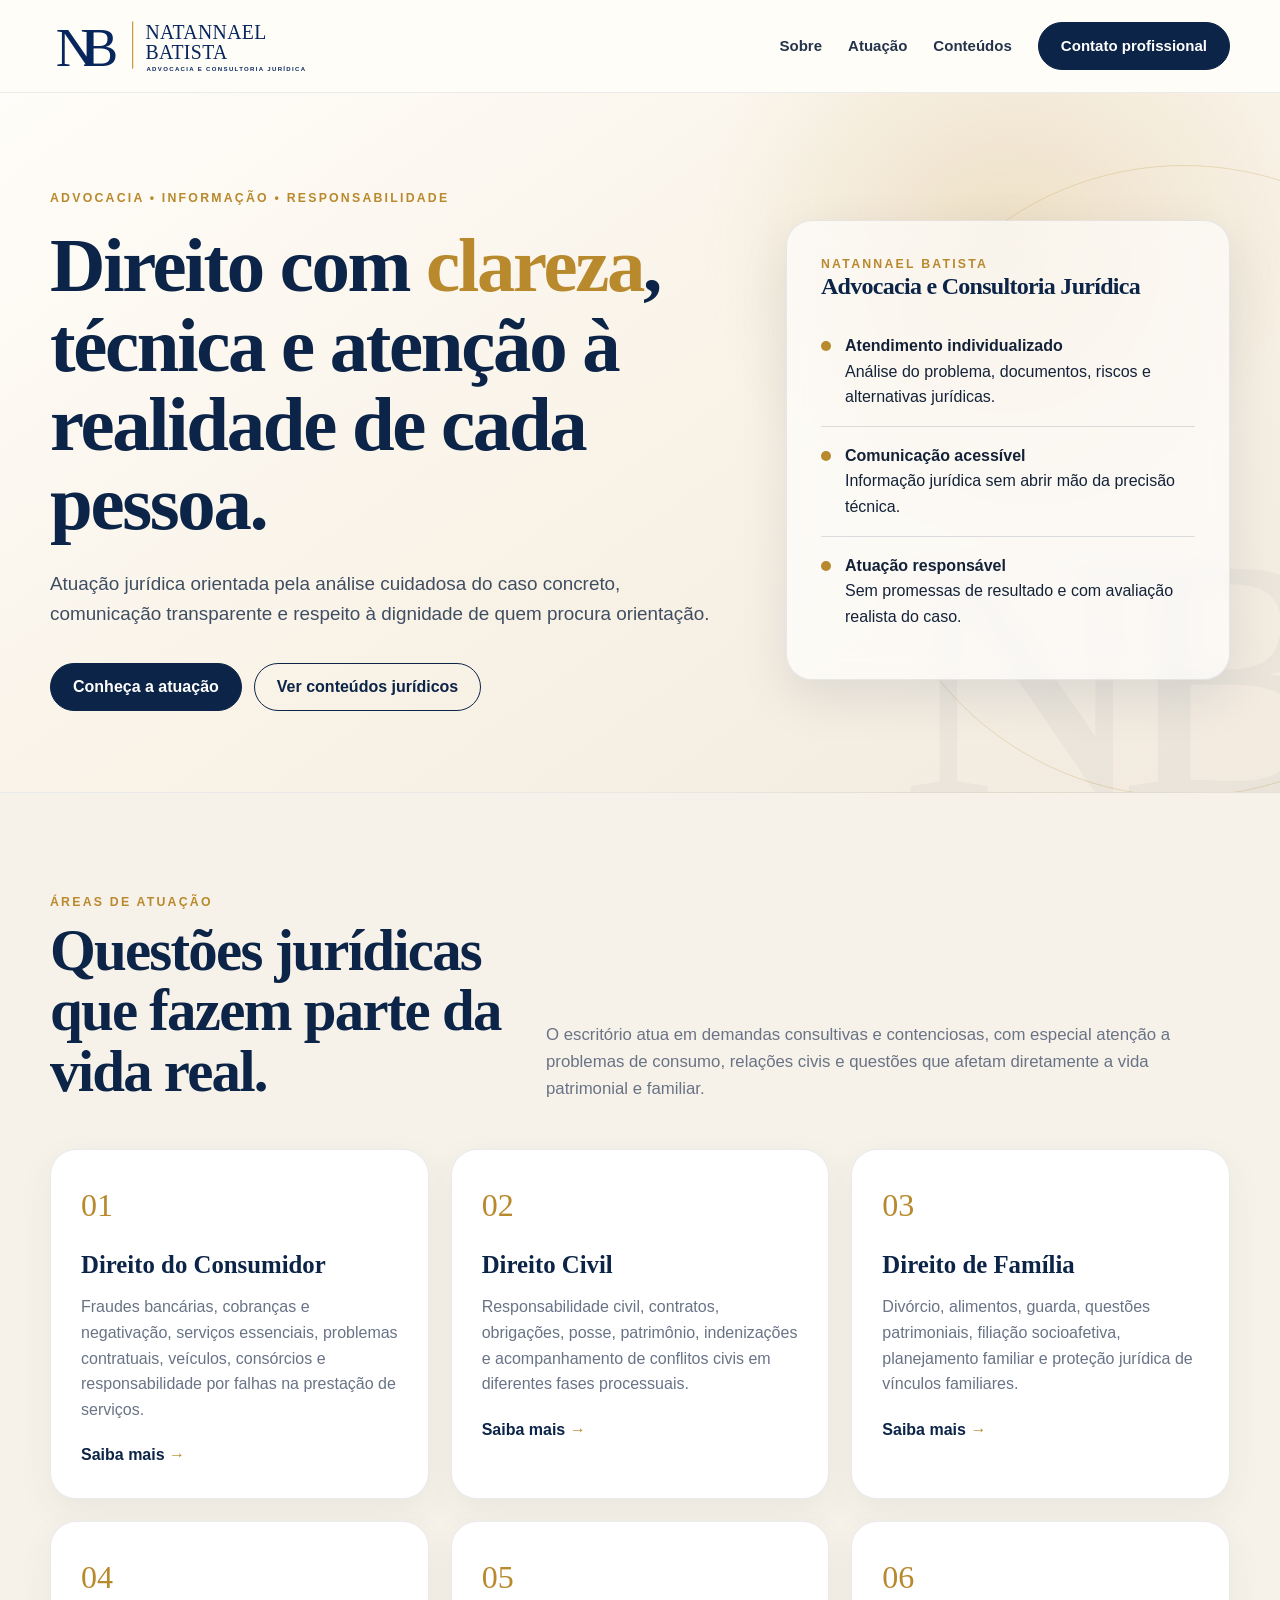
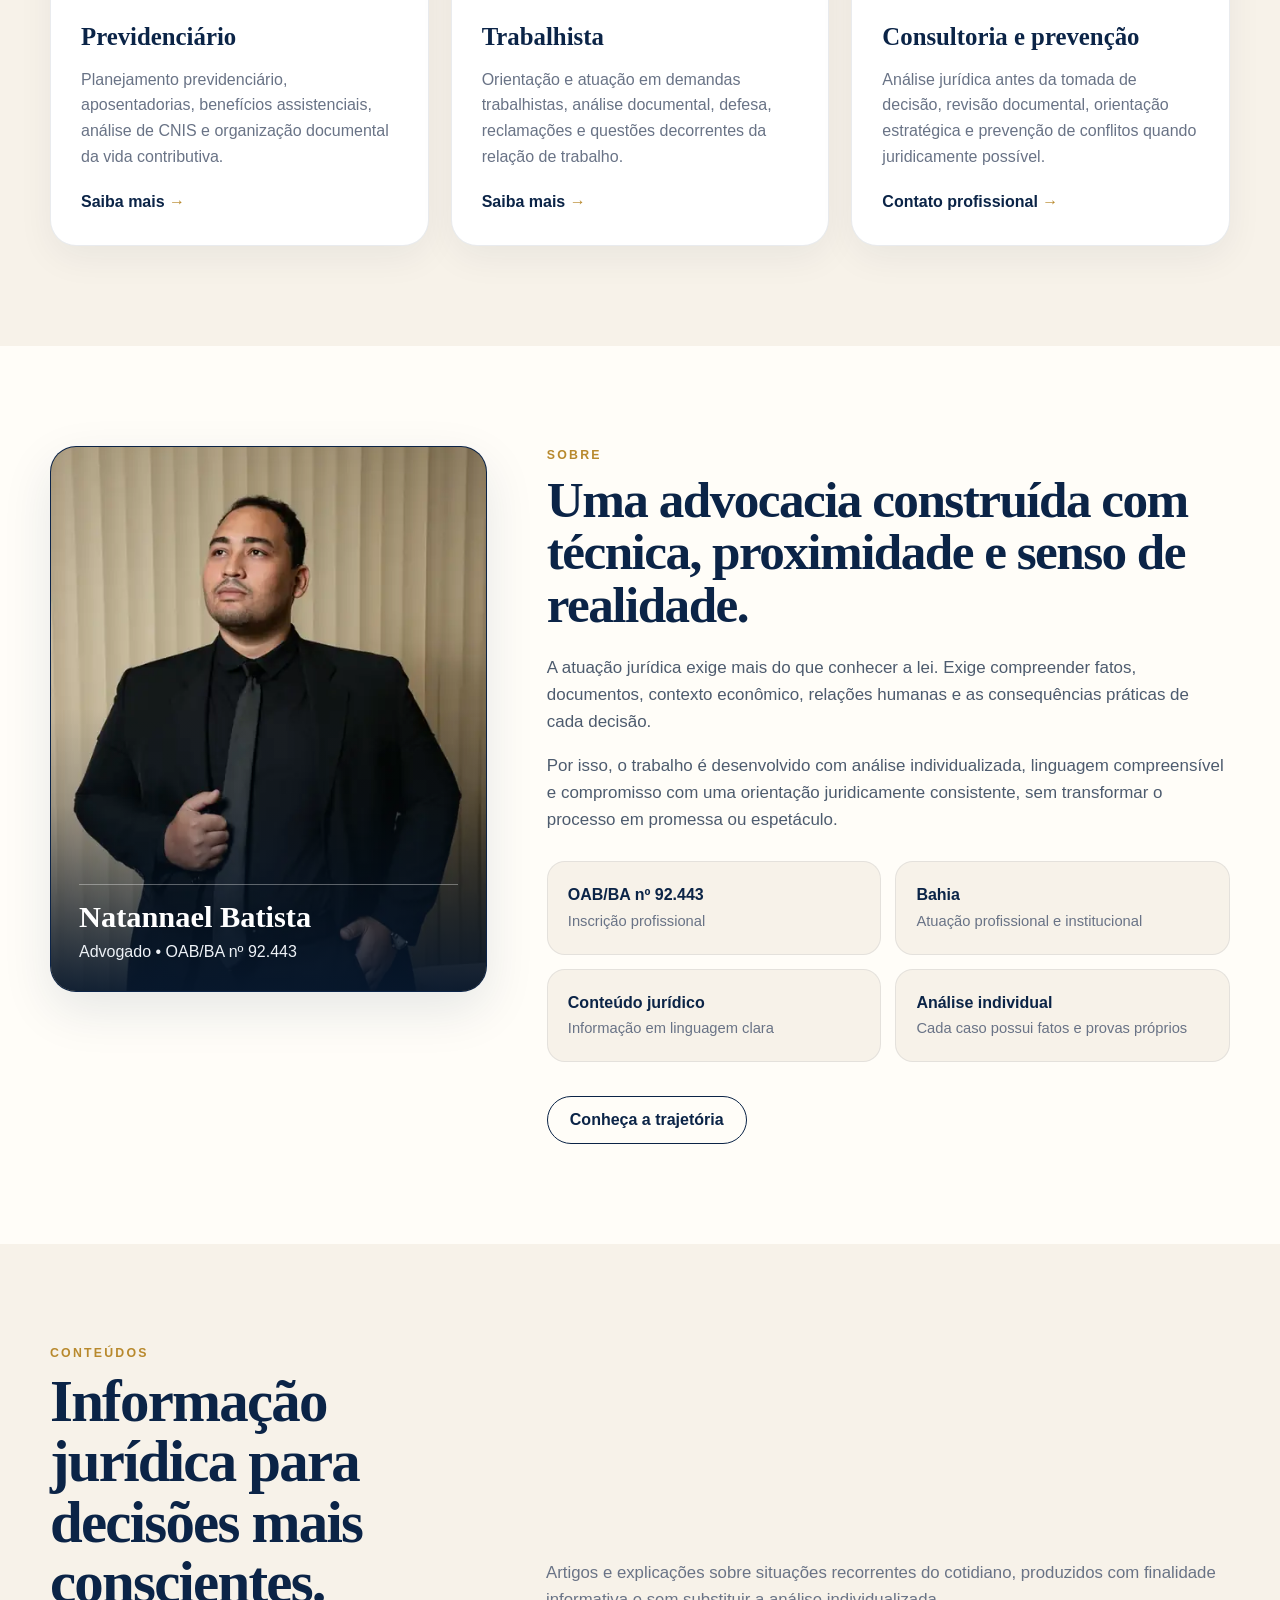
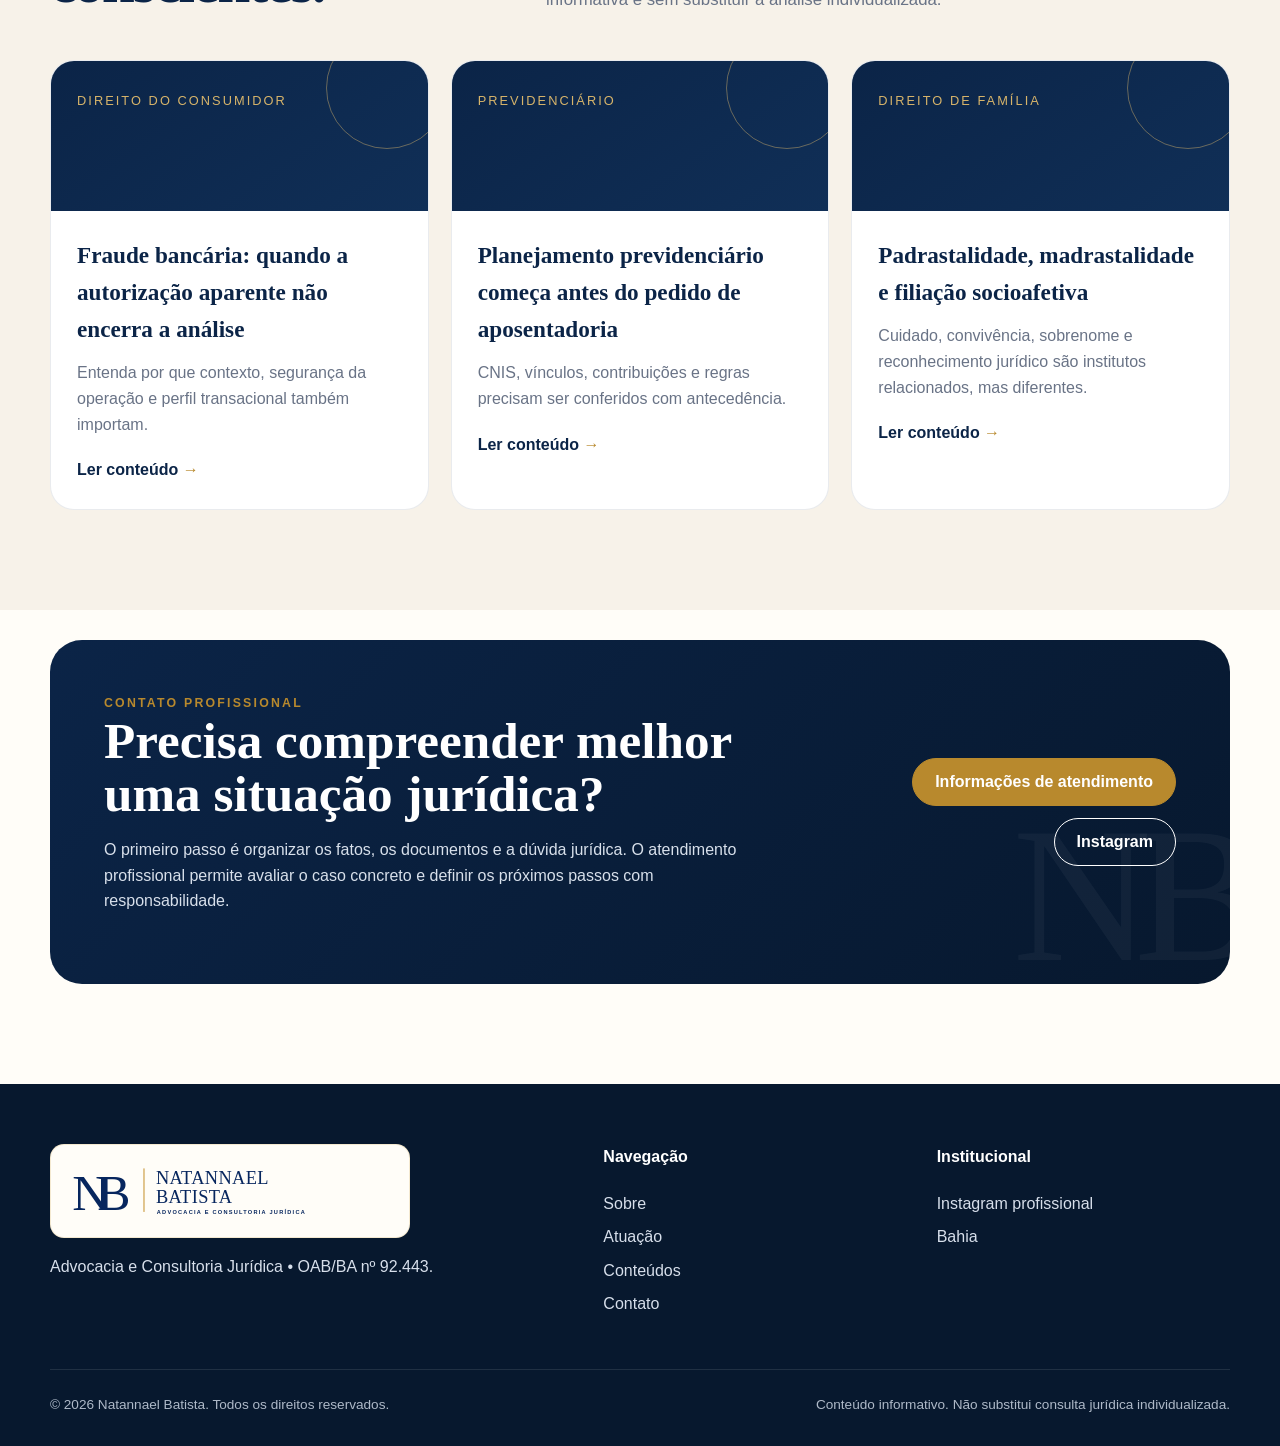
<file: index.html>
<!doctype html>
<html lang="pt-BR">
<head>
  <meta charset="utf-8" />
  <meta name="viewport" content="width=device-width, initial-scale=1" />
  <title>Natannael Batista | Advocacia e Consultoria Jurídica</title>
  <meta name="description" content="Natannael Batista — Advocacia e Consultoria Jurídica. Atuação jurídica responsável, conteúdo informativo e atendimento profissional." />
  <meta name="theme-color" content="#0b2447" />
  <link rel="icon" href="assets/favicon.svg" type="image/svg+xml" />
  <link rel="stylesheet" href="style.css" />
<link rel="canonical" href="https://www.natannaelbatista.adv.br/">
<meta property="og:type" content="website">
<meta property="og:title" content="Natannael Batista | Advocacia e Consultoria Jurídica">
<meta property="og:description" content="Natannael Batista — Advocacia e Consultoria Jurídica. Atuação jurídica responsável, conteúdo informativo e atendimento profissional.">
<meta property="og:url" content="https://www.natannaelbatista.adv.br/">
<meta name="twitter:card" content="summary">
</head>
<body>
<header class="site-header">
  <div class="container navbar">
    <a class="brand" href="index.html" aria-label="Página inicial"><img src="assets/logo-nb.svg" alt="Natannael Batista - Advocacia e Consultoria Jurídica"></a>
    <button class="menu-btn" aria-label="Abrir menu" aria-expanded="false">☰</button>
    <nav class="nav-links" aria-label="Navegação principal">
      <a href="sobre.html">Sobre</a>
      <a href="atuacao.html">Atuação</a>
      <a href="conteudos.html">Conteúdos</a>
      <a href="contato.html" class="btn">Contato profissional</a>
    </nav>
  </div>
</header>

<main>
  <section class="hero">
    <div class="container hero-grid">
      <div>
        <div class="eyebrow">Advocacia • informação • responsabilidade</div>
        <h1 class="display">Direito com <span>clareza</span>, técnica e atenção à realidade de cada pessoa.</h1>
        <p>Atuação jurídica orientada pela análise cuidadosa do caso concreto, comunicação transparente e respeito à dignidade de quem procura orientação.</p>
        <div class="hero-actions">
          <a class="btn" href="atuacao.html">Conheça a atuação</a>
          <a class="btn outline" href="conteudos.html">Ver conteúdos jurídicos</a>
        </div>
      </div>
      <aside class="hero-aside" aria-label="Princípios de atuação">
        <div class="eyebrow">Natannael Batista</div>
        <h2 class="display">Advocacia e Consultoria Jurídica</h2>
        <ul>
          <li><span class="mini-mark"></span><div><strong>Atendimento individualizado</strong><br><span>Análise do problema, documentos, riscos e alternativas jurídicas.</span></div></li>
          <li><span class="mini-mark"></span><div><strong>Comunicação acessível</strong><br><span>Informação jurídica sem abrir mão da precisão técnica.</span></div></li>
          <li><span class="mini-mark"></span><div><strong>Atuação responsável</strong><br><span>Sem promessas de resultado e com avaliação realista do caso.</span></div></li>
        </ul>
      </aside>
    </div>
  </section>

  <section class="section alt">
    <div class="container">
      <div class="section-head">
        <div>
          <div class="eyebrow">Áreas de atuação</div>
          <h2 class="display">Questões jurídicas que fazem parte da vida real.</h2>
        </div>
        <p>O escritório atua em demandas consultivas e contenciosas, com especial atenção a problemas de consumo, relações civis e questões que afetam diretamente a vida patrimonial e familiar.</p>
      </div>
      <div class="cards">
        <article class="card"><div class="card-number">01</div><h3>Direito do Consumidor</h3><p>Fraudes bancárias, cobranças e negativação, serviços essenciais, problemas contratuais, veículos, consórcios e responsabilidade por falhas na prestação de serviços.</p><a class="card-link" href="atuacao.html#consumidor">Saiba mais</a></article>
        <article class="card"><div class="card-number">02</div><h3>Direito Civil</h3><p>Responsabilidade civil, contratos, obrigações, posse, patrimônio, indenizações e acompanhamento de conflitos civis em diferentes fases processuais.</p><a class="card-link" href="atuacao.html#civil">Saiba mais</a></article>
        <article class="card"><div class="card-number">03</div><h3>Direito de Família</h3><p>Divórcio, alimentos, guarda, questões patrimoniais, filiação socioafetiva, planejamento familiar e proteção jurídica de vínculos familiares.</p><a class="card-link" href="atuacao.html#familia">Saiba mais</a></article>
        <article class="card"><div class="card-number">04</div><h3>Previdenciário</h3><p>Planejamento previdenciário, aposentadorias, benefícios assistenciais, análise de CNIS e organização documental da vida contributiva.</p><a class="card-link" href="atuacao.html#previdenciario">Saiba mais</a></article>
        <article class="card"><div class="card-number">05</div><h3>Trabalhista</h3><p>Orientação e atuação em demandas trabalhistas, análise documental, defesa, reclamações e questões decorrentes da relação de trabalho.</p><a class="card-link" href="atuacao.html#trabalhista">Saiba mais</a></article>
        <article class="card"><div class="card-number">06</div><h3>Consultoria e prevenção</h3><p>Análise jurídica antes da tomada de decisão, revisão documental, orientação estratégica e prevenção de conflitos quando juridicamente possível.</p><a class="card-link" href="contato.html">Contato profissional</a></article>
      </div>
    </div>
  </section>

  <section class="section">
    <div class="container about-grid">
      <figure class="profile-frame home-profile">
        <img src="assets/natannael-batista-profissional.webp" alt="Retrato profissional de Natannael Batista" width="500" height="750" loading="lazy">
        <figcaption class="photo-note">
          <strong>Natannael Batista</strong>
          <span>Advogado • OAB/BA nº 92.443</span>
        </figcaption>
      </figure>
      <div class="about-copy">
        <div class="eyebrow">Sobre</div>
        <h2 class="display">Uma advocacia construída com técnica, proximidade e senso de realidade.</h2>
        <p>A atuação jurídica exige mais do que conhecer a lei. Exige compreender fatos, documentos, contexto econômico, relações humanas e as consequências práticas de cada decisão.</p>
        <p>Por isso, o trabalho é desenvolvido com análise individualizada, linguagem compreensível e compromisso com uma orientação juridicamente consistente, sem transformar o processo em promessa ou espetáculo.</p>
        <div class="facts">
          <div class="fact"><strong>OAB/BA nº 92.443</strong><span>Inscrição profissional</span></div>
          <div class="fact"><strong>Bahia</strong><span>Atuação profissional e institucional</span></div>
          <div class="fact"><strong>Conteúdo jurídico</strong><span>Informação em linguagem clara</span></div>
          <div class="fact"><strong>Análise individual</strong><span>Cada caso possui fatos e provas próprios</span></div>
        </div>
        <div class="hero-actions"><a class="btn outline" href="sobre.html">Conheça a trajetória</a></div>
      </div>
    </div>
  </section>

  <section class="section alt">
    <div class="container">
      <div class="section-head">
        <div><div class="eyebrow">Conteúdos</div><h2 class="display">Informação jurídica para decisões mais conscientes.</h2></div>
        <p>Artigos e explicações sobre situações recorrentes do cotidiano, produzidos com finalidade informativa e sem substituir a análise individualizada.</p>
      </div>
      <div class="content-grid">
        <article class="article-card"><div class="article-top"><span>Direito do Consumidor</span></div><div class="article-body"><h3>Fraude bancária: quando a autorização aparente não encerra a análise</h3><p>Entenda por que contexto, segurança da operação e perfil transacional também importam.</p><a class="card-link" href="conteudos.html#fraude-bancaria">Ler conteúdo</a></div></article>
        <article class="article-card"><div class="article-top"><span>Previdenciário</span></div><div class="article-body"><h3>Planejamento previdenciário começa antes do pedido de aposentadoria</h3><p>CNIS, vínculos, contribuições e regras precisam ser conferidos com antecedência.</p><a class="card-link" href="conteudos.html#planejamento-previdenciario">Ler conteúdo</a></div></article>
        <article class="article-card"><div class="article-top"><span>Direito de Família</span></div><div class="article-body"><h3>Padrastalidade, madrastalidade e filiação socioafetiva</h3><p>Cuidado, convivência, sobrenome e reconhecimento jurídico são institutos relacionados, mas diferentes.</p><a class="card-link" href="conteudos.html#familia-socioafetiva">Ler conteúdo</a></div></article>
      </div>
    </div>
  </section>

  <div class="container">
    <section class="cta">
      <div>
        <div class="eyebrow">Contato profissional</div>
        <h2>Precisa compreender melhor uma situação jurídica?</h2>
        <p>O primeiro passo é organizar os fatos, os documentos e a dúvida jurídica. O atendimento profissional permite avaliar o caso concreto e definir os próximos passos com responsabilidade.</p>
      </div>
      <div class="actions">
        <a class="btn gold" href="contato.html">Informações de atendimento</a>
        <a class="btn outline" href="https://www.instagram.com/natannael_batista_adv/" target="_blank" rel="noopener">Instagram</a>
      </div>
    </section>
  </div>
</main>

<footer class="site-footer">
  <div class="container">
    <div class="footer-grid">
      <div><img class="footer-logo" src="assets/logo-nb.svg" alt="Natannael Batista"><p>Advocacia e Consultoria Jurídica • OAB/BA nº 92.443.</p></div>
      <div><h4>Navegação</h4><a href="sobre.html">Sobre</a><a href="atuacao.html">Atuação</a><a href="conteudos.html">Conteúdos</a><a href="contato.html">Contato</a></div>
      <div><h4>Institucional</h4><a href="https://www.instagram.com/natannael_batista_adv/" target="_blank" rel="noopener">Instagram profissional</a><span>Bahia</span></div>
    </div>
    <div class="footer-bottom"><span>© <span data-year></span> Natannael Batista. Todos os direitos reservados.</span><span>Conteúdo informativo. Não substitui consulta jurídica individualizada.</span></div>
  </div>
</footer>
<script src="script.js"></script>
</body>
</html>
</file>
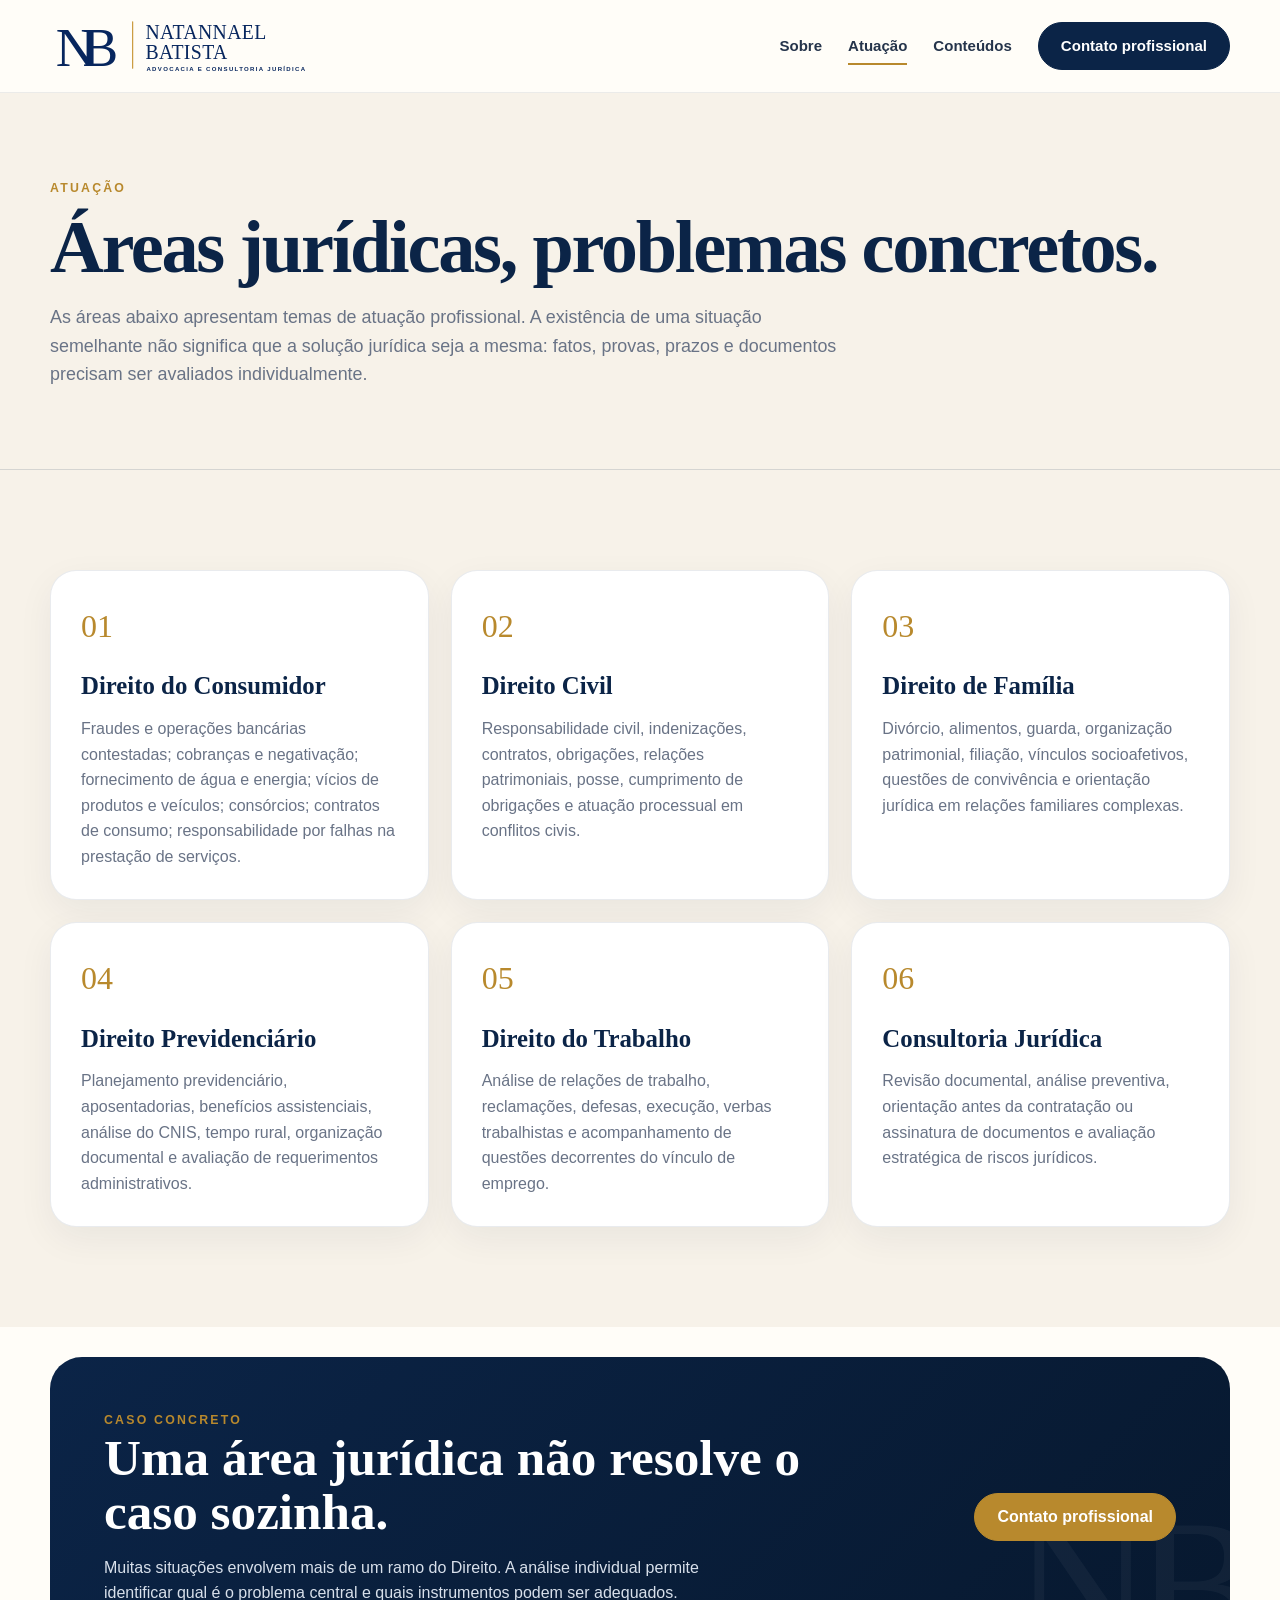
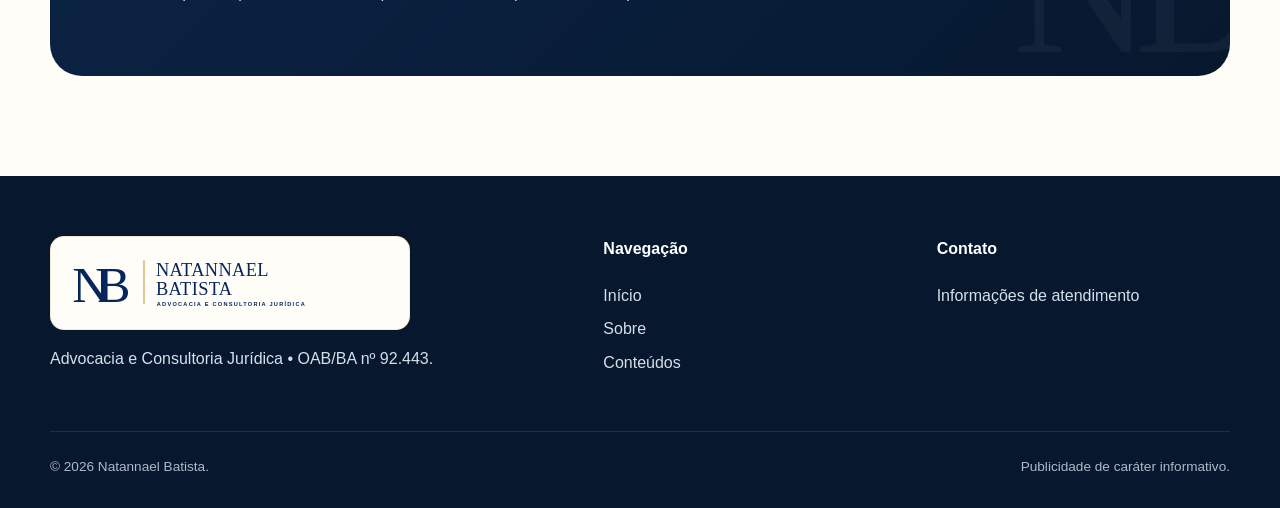
<file: atuacao.html>
<!doctype html><html lang="pt-BR"><head><meta charset="utf-8"><meta name="viewport" content="width=device-width,initial-scale=1"><title>Atuação | Natannael Batista</title><meta name="description" content="Áreas de atuação de Natannael Batista — Direito do Consumidor, Civil, Família, Previdenciário e Trabalhista."><link rel="icon" href="assets/favicon.svg"><link rel="stylesheet" href="style.css"><link rel="canonical" href="https://www.natannaelbatista.adv.br/atuacao.html">
<meta property="og:type" content="website">
<meta property="og:title" content="Atuação | Natannael Batista">
<meta property="og:description" content="Áreas de atuação de Natannael Batista — Direito do Consumidor, Civil, Família, Previdenciário e Trabalhista.">
<meta property="og:url" content="https://www.natannaelbatista.adv.br/atuacao.html">
<meta name="twitter:card" content="summary">
</head><body>
<header class="site-header"><div class="container navbar"><a class="brand" href="index.html"><img src="assets/logo-nb.svg" alt="Natannael Batista"></a><button class="menu-btn" aria-label="Abrir menu">☰</button><nav class="nav-links"><a href="sobre.html">Sobre</a><a aria-current="page" href="atuacao.html">Atuação</a><a href="conteudos.html">Conteúdos</a><a href="contato.html" class="btn">Contato profissional</a></nav></div></header>
<main><section class="page-hero"><div class="container"><div class="eyebrow">Atuação</div><h1 class="display">Áreas jurídicas, problemas concretos.</h1><p>As áreas abaixo apresentam temas de atuação profissional. A existência de uma situação semelhante não significa que a solução jurídica seja a mesma: fatos, provas, prazos e documentos precisam ser avaliados individualmente.</p></div></section>
<section class="section alt"><div class="container"><div class="cards">
<article id="consumidor" class="card"><div class="card-number">01</div><h3>Direito do Consumidor</h3><p>Fraudes e operações bancárias contestadas; cobranças e negativação; fornecimento de água e energia; vícios de produtos e veículos; consórcios; contratos de consumo; responsabilidade por falhas na prestação de serviços.</p></article>
<article id="civil" class="card"><div class="card-number">02</div><h3>Direito Civil</h3><p>Responsabilidade civil, indenizações, contratos, obrigações, relações patrimoniais, posse, cumprimento de obrigações e atuação processual em conflitos civis.</p></article>
<article id="familia" class="card"><div class="card-number">03</div><h3>Direito de Família</h3><p>Divórcio, alimentos, guarda, organização patrimonial, filiação, vínculos socioafetivos, questões de convivência e orientação jurídica em relações familiares complexas.</p></article>
<article id="previdenciario" class="card"><div class="card-number">04</div><h3>Direito Previdenciário</h3><p>Planejamento previdenciário, aposentadorias, benefícios assistenciais, análise do CNIS, tempo rural, organização documental e avaliação de requerimentos administrativos.</p></article>
<article id="trabalhista" class="card"><div class="card-number">05</div><h3>Direito do Trabalho</h3><p>Análise de relações de trabalho, reclamações, defesas, execução, verbas trabalhistas e acompanhamento de questões decorrentes do vínculo de emprego.</p></article>
<article class="card"><div class="card-number">06</div><h3>Consultoria Jurídica</h3><p>Revisão documental, análise preventiva, orientação antes da contratação ou assinatura de documentos e avaliação estratégica de riscos jurídicos.</p></article>
</div></div></section>
<div class="container"><section class="cta"><div><div class="eyebrow">Caso concreto</div><h2>Uma área jurídica não resolve o caso sozinha.</h2><p>Muitas situações envolvem mais de um ramo do Direito. A análise individual permite identificar qual é o problema central e quais instrumentos podem ser adequados.</p></div><div class="actions"><a class="btn gold" href="contato.html">Contato profissional</a></div></section></div></main>
<footer class="site-footer"><div class="container"><div class="footer-grid"><div><img class="footer-logo" src="assets/logo-nb.svg" alt="Natannael Batista"><p>Advocacia e Consultoria Jurídica • OAB/BA nº 92.443.</p></div><div><h4>Navegação</h4><a href="index.html">Início</a><a href="sobre.html">Sobre</a><a href="conteudos.html">Conteúdos</a></div><div><h4>Contato</h4><a href="contato.html">Informações de atendimento</a></div></div><div class="footer-bottom"><span>© <span data-year></span> Natannael Batista.</span><span>Publicidade de caráter informativo.</span></div></div></footer><script src="script.js"></script></body></html>
</file>
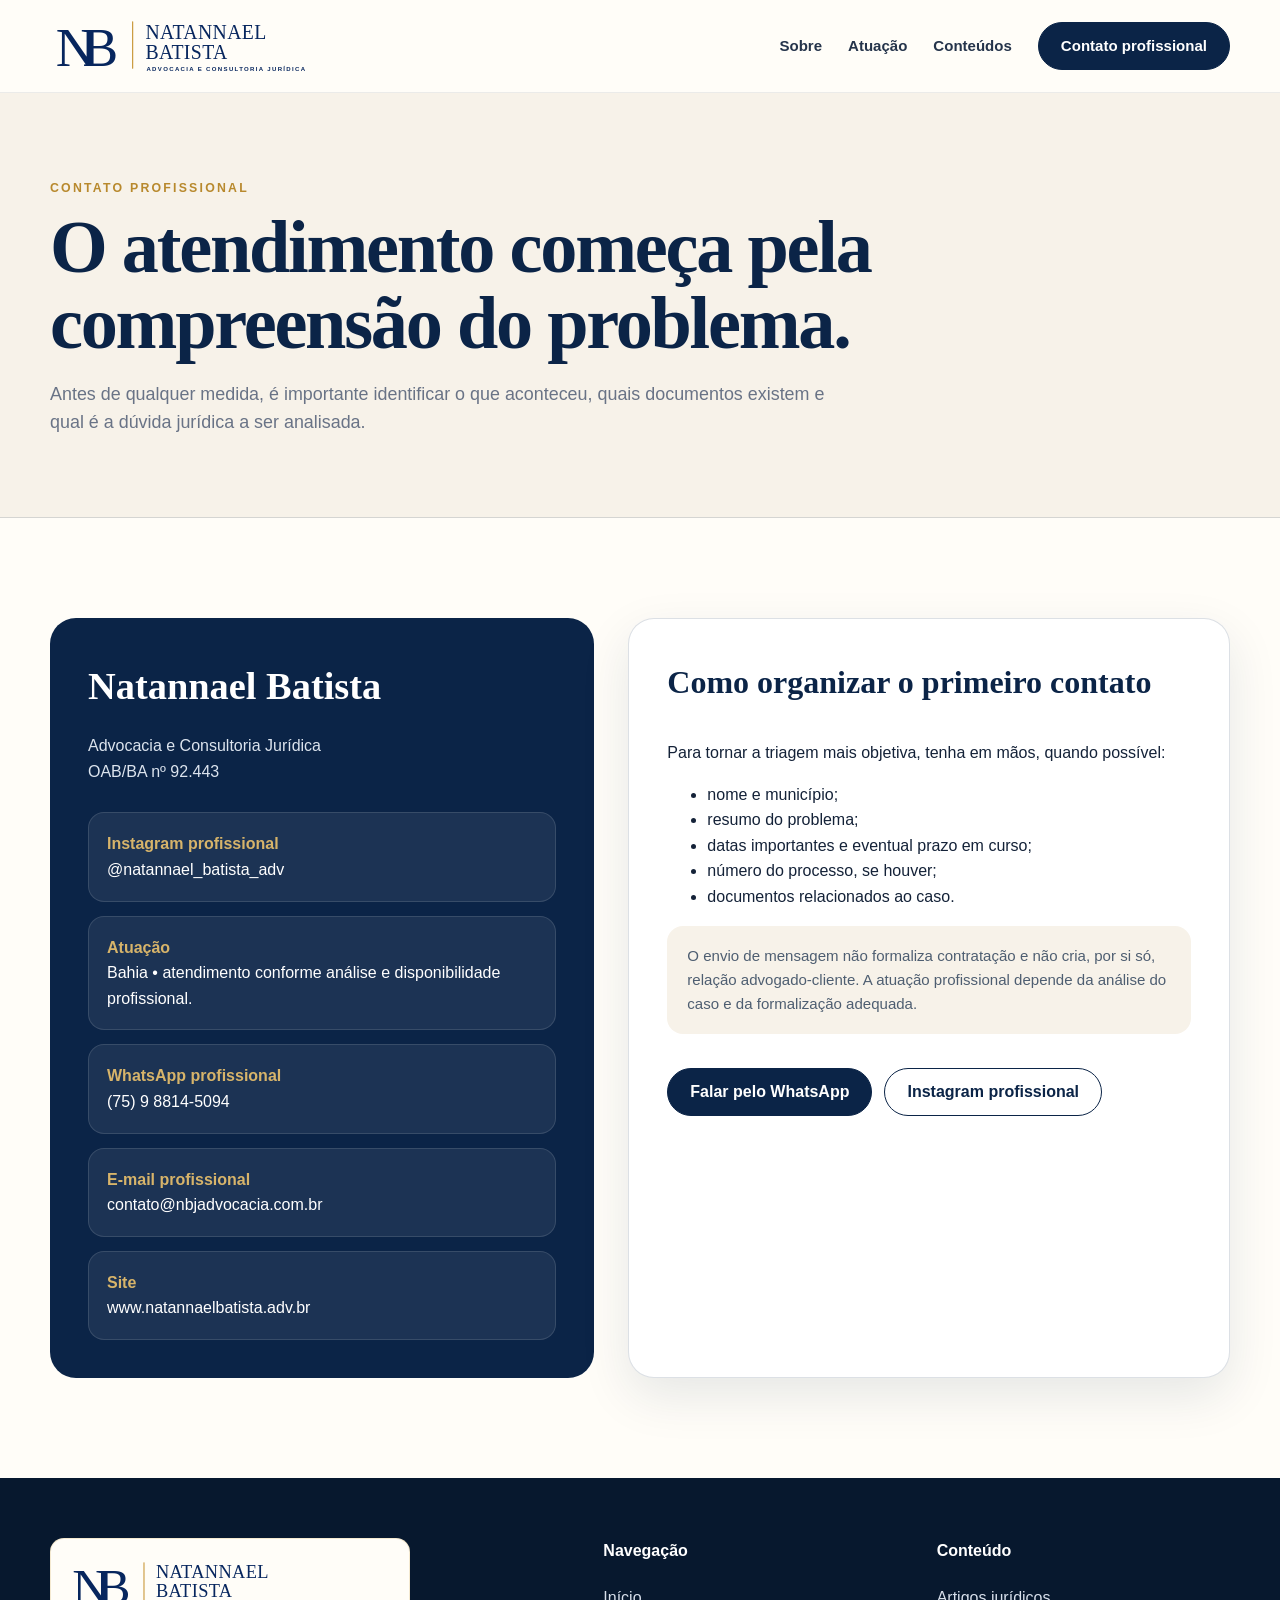
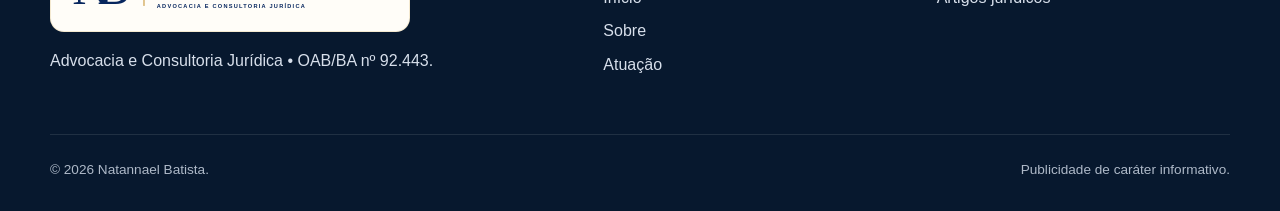
<file: contato.html>
<!doctype html><html lang="pt-BR"><head><meta charset="utf-8"><meta name="viewport" content="width=device-width,initial-scale=1"><title>Contato | Natannael Batista</title><meta name="description" content="Contato profissional e informações de atendimento de Natannael Batista — Advocacia e Consultoria Jurídica."><link rel="icon" href="assets/favicon.svg"><link rel="stylesheet" href="style.css"><link rel="canonical" href="https://www.natannaelbatista.adv.br/contato.html">
<meta property="og:type" content="website">
<meta property="og:title" content="Contato | Natannael Batista">
<meta property="og:description" content="Contato profissional e informações de atendimento de Natannael Batista — Advocacia e Consultoria Jurídica.">
<meta property="og:url" content="https://www.natannaelbatista.adv.br/contato.html">
<meta name="twitter:card" content="summary">
</head><body>
<header class="site-header"><div class="container navbar"><a class="brand" href="index.html"><img src="assets/logo-nb.svg" alt="Natannael Batista"></a><button class="menu-btn" aria-label="Abrir menu">☰</button><nav class="nav-links"><a href="sobre.html">Sobre</a><a href="atuacao.html">Atuação</a><a href="conteudos.html">Conteúdos</a><a aria-current="page" href="contato.html" class="btn">Contato profissional</a></nav></div></header>
<main><section class="page-hero"><div class="container"><div class="eyebrow">Contato profissional</div><h1 class="display">O atendimento começa pela compreensão do problema.</h1><p>Antes de qualquer medida, é importante identificar o que aconteceu, quais documentos existem e qual é a dúvida jurídica a ser analisada.</p></div></section>
<section class="section"><div class="container contact-grid"><div class="contact-panel"><h2>Natannael Batista</h2><p>Advocacia e Consultoria Jurídica<br>OAB/BA nº 92.443</p><div class="contact-list"><div class="contact-item"><strong>Instagram profissional</strong><a href="https://www.instagram.com/natannael_batista_adv/" target="_blank" rel="noopener">@natannael_batista_adv</a></div><div class="contact-item"><strong>Atuação</strong><span>Bahia • atendimento conforme análise e disponibilidade profissional.</span></div><div class="contact-item"><strong>WhatsApp profissional</strong><a href="https://wa.me/5575988145094" target="_blank" rel="noopener">(75) 9 8814-5094</a></div><div class="contact-item"><strong>E-mail profissional</strong><a href="mailto:contato@nbjadvocacia.com.br">contato@nbjadvocacia.com.br</a></div><div class="contact-item"><strong>Site</strong><a href="https://www.natannaelbatista.adv.br/">www.natannaelbatista.adv.br</a></div></div></div><div class="contact-card"><h3>Como organizar o primeiro contato</h3><p>Para tornar a triagem mais objetiva, tenha em mãos, quando possível:</p><ul><li>nome e município;</li><li>resumo do problema;</li><li>datas importantes e eventual prazo em curso;</li><li>número do processo, se houver;</li><li>documentos relacionados ao caso.</li></ul><div class="notice">O envio de mensagem não formaliza contratação e não cria, por si só, relação advogado-cliente. A atuação profissional depende da análise do caso e da formalização adequada.</div><div class="hero-actions"><a class="btn" href="https://wa.me/5575988145094" target="_blank" rel="noopener">Falar pelo WhatsApp</a><a class="btn outline" href="https://www.instagram.com/natannael_batista_adv/" target="_blank" rel="noopener">Instagram profissional</a></div></div></div></section></main>
<footer class="site-footer"><div class="container"><div class="footer-grid"><div><img class="footer-logo" src="assets/logo-nb.svg" alt="Natannael Batista"><p>Advocacia e Consultoria Jurídica • OAB/BA nº 92.443.</p></div><div><h4>Navegação</h4><a href="index.html">Início</a><a href="sobre.html">Sobre</a><a href="atuacao.html">Atuação</a></div><div><h4>Conteúdo</h4><a href="conteudos.html">Artigos jurídicos</a></div></div><div class="footer-bottom"><span>© <span data-year></span> Natannael Batista.</span><span>Publicidade de caráter informativo.</span></div></div></footer><script src="script.js"></script></body></html>
</file>
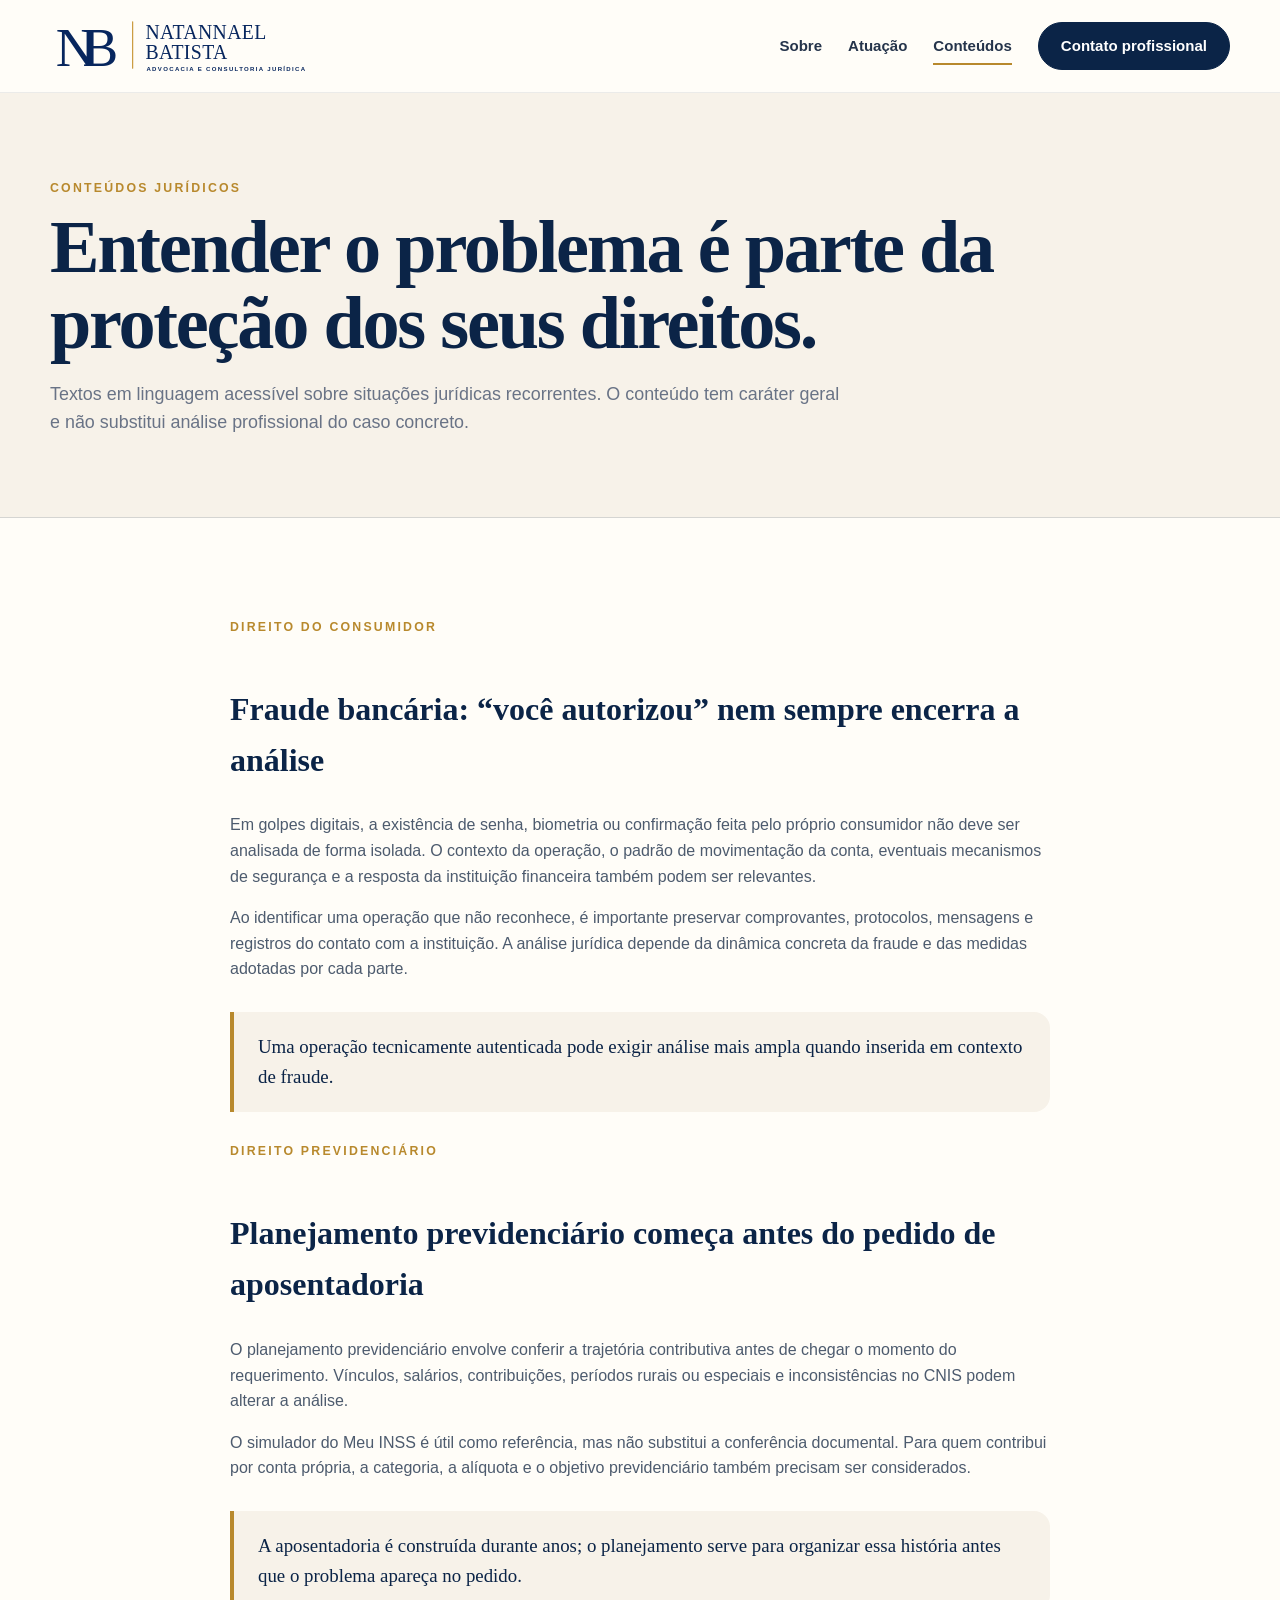
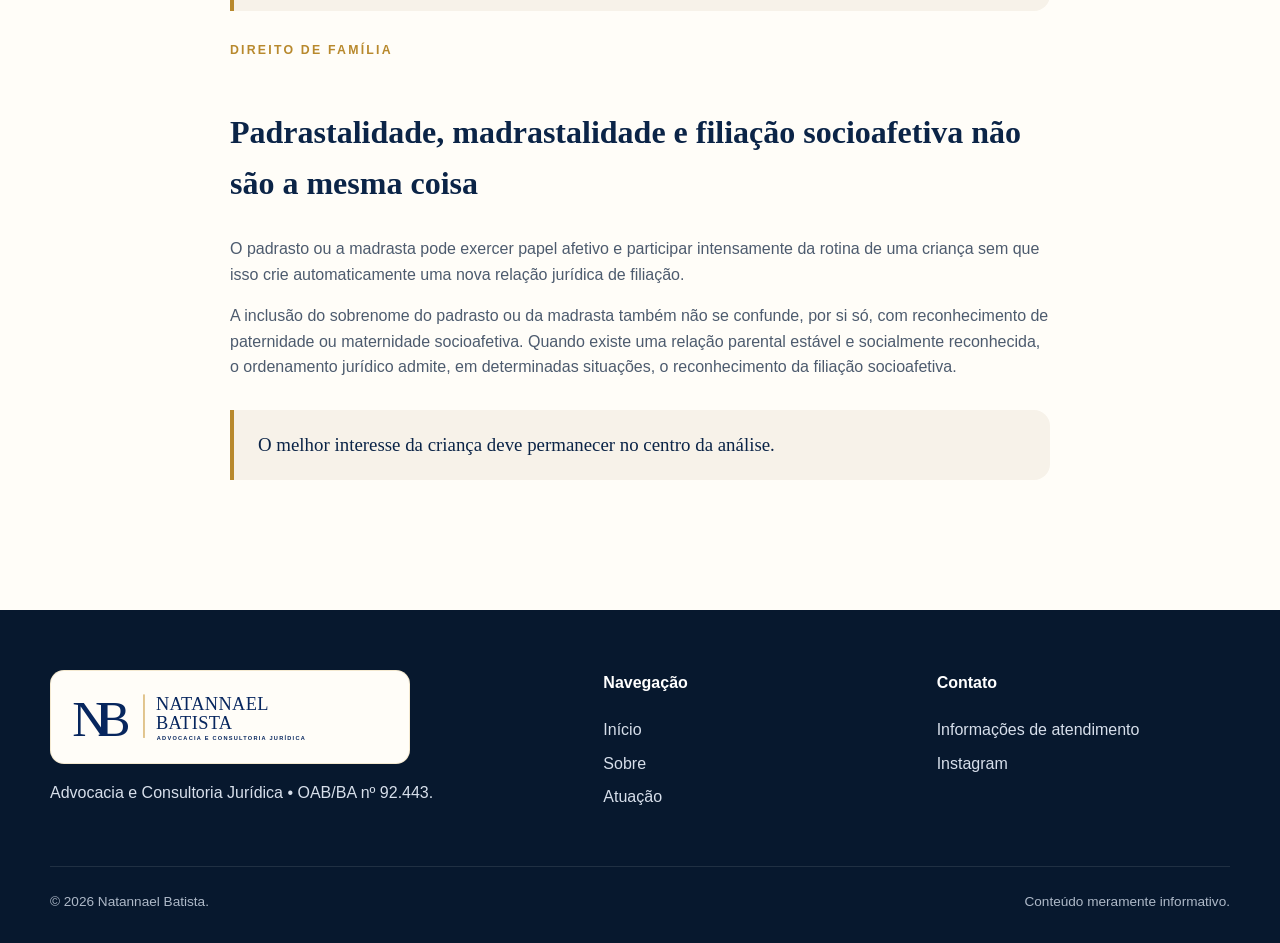
<file: conteudos.html>
<!doctype html><html lang="pt-BR"><head><meta charset="utf-8"><meta name="viewport" content="width=device-width,initial-scale=1"><title>Conteúdos | Natannael Batista</title><meta name="description" content="Conteúdos jurídicos informativos sobre consumidor, previdenciário, família e temas do cotidiano."><link rel="icon" href="assets/favicon.svg"><link rel="stylesheet" href="style.css"><link rel="canonical" href="https://www.natannaelbatista.adv.br/conteudos.html">
<meta property="og:type" content="website">
<meta property="og:title" content="Conteúdos | Natannael Batista">
<meta property="og:description" content="Conteúdos jurídicos informativos sobre consumidor, previdenciário, família e temas do cotidiano.">
<meta property="og:url" content="https://www.natannaelbatista.adv.br/conteudos.html">
<meta name="twitter:card" content="summary">
</head><body>
<header class="site-header"><div class="container navbar"><a class="brand" href="index.html"><img src="assets/logo-nb.svg" alt="Natannael Batista"></a><button class="menu-btn" aria-label="Abrir menu">☰</button><nav class="nav-links"><a href="sobre.html">Sobre</a><a href="atuacao.html">Atuação</a><a aria-current="page" href="conteudos.html">Conteúdos</a><a href="contato.html" class="btn">Contato profissional</a></nav></div></header>
<main><section class="page-hero"><div class="container"><div class="eyebrow">Conteúdos jurídicos</div><h1 class="display">Entender o problema é parte da proteção dos seus direitos.</h1><p>Textos em linguagem acessível sobre situações jurídicas recorrentes. O conteúdo tem caráter geral e não substitui análise profissional do caso concreto.</p></div></section>
<section class="section"><div class="container prose">
<article id="fraude-bancaria"><div class="eyebrow">Direito do Consumidor</div><h2>Fraude bancária: “você autorizou” nem sempre encerra a análise</h2><p>Em golpes digitais, a existência de senha, biometria ou confirmação feita pelo próprio consumidor não deve ser analisada de forma isolada. O contexto da operação, o padrão de movimentação da conta, eventuais mecanismos de segurança e a resposta da instituição financeira também podem ser relevantes.</p><p>Ao identificar uma operação que não reconhece, é importante preservar comprovantes, protocolos, mensagens e registros do contato com a instituição. A análise jurídica depende da dinâmica concreta da fraude e das medidas adotadas por cada parte.</p><blockquote>Uma operação tecnicamente autenticada pode exigir análise mais ampla quando inserida em contexto de fraude.</blockquote></article>
<article id="planejamento-previdenciario"><div class="eyebrow">Direito Previdenciário</div><h2>Planejamento previdenciário começa antes do pedido de aposentadoria</h2><p>O planejamento previdenciário envolve conferir a trajetória contributiva antes de chegar o momento do requerimento. Vínculos, salários, contribuições, períodos rurais ou especiais e inconsistências no CNIS podem alterar a análise.</p><p>O simulador do Meu INSS é útil como referência, mas não substitui a conferência documental. Para quem contribui por conta própria, a categoria, a alíquota e o objetivo previdenciário também precisam ser considerados.</p><blockquote>A aposentadoria é construída durante anos; o planejamento serve para organizar essa história antes que o problema apareça no pedido.</blockquote></article>
<article id="familia-socioafetiva"><div class="eyebrow">Direito de Família</div><h2>Padrastalidade, madrastalidade e filiação socioafetiva não são a mesma coisa</h2><p>O padrasto ou a madrasta pode exercer papel afetivo e participar intensamente da rotina de uma criança sem que isso crie automaticamente uma nova relação jurídica de filiação.</p><p>A inclusão do sobrenome do padrasto ou da madrasta também não se confunde, por si só, com reconhecimento de paternidade ou maternidade socioafetiva. Quando existe uma relação parental estável e socialmente reconhecida, o ordenamento jurídico admite, em determinadas situações, o reconhecimento da filiação socioafetiva.</p><blockquote>O melhor interesse da criança deve permanecer no centro da análise.</blockquote></article>
</div></section></main>
<footer class="site-footer"><div class="container"><div class="footer-grid"><div><img class="footer-logo" src="assets/logo-nb.svg" alt="Natannael Batista"><p>Advocacia e Consultoria Jurídica • OAB/BA nº 92.443.</p></div><div><h4>Navegação</h4><a href="index.html">Início</a><a href="sobre.html">Sobre</a><a href="atuacao.html">Atuação</a></div><div><h4>Contato</h4><a href="contato.html">Informações de atendimento</a><a href="https://www.instagram.com/natannael_batista_adv/" target="_blank" rel="noopener">Instagram</a></div></div><div class="footer-bottom"><span>© <span data-year></span> Natannael Batista.</span><span>Conteúdo meramente informativo.</span></div></div></footer><script src="script.js"></script></body></html>
</file>
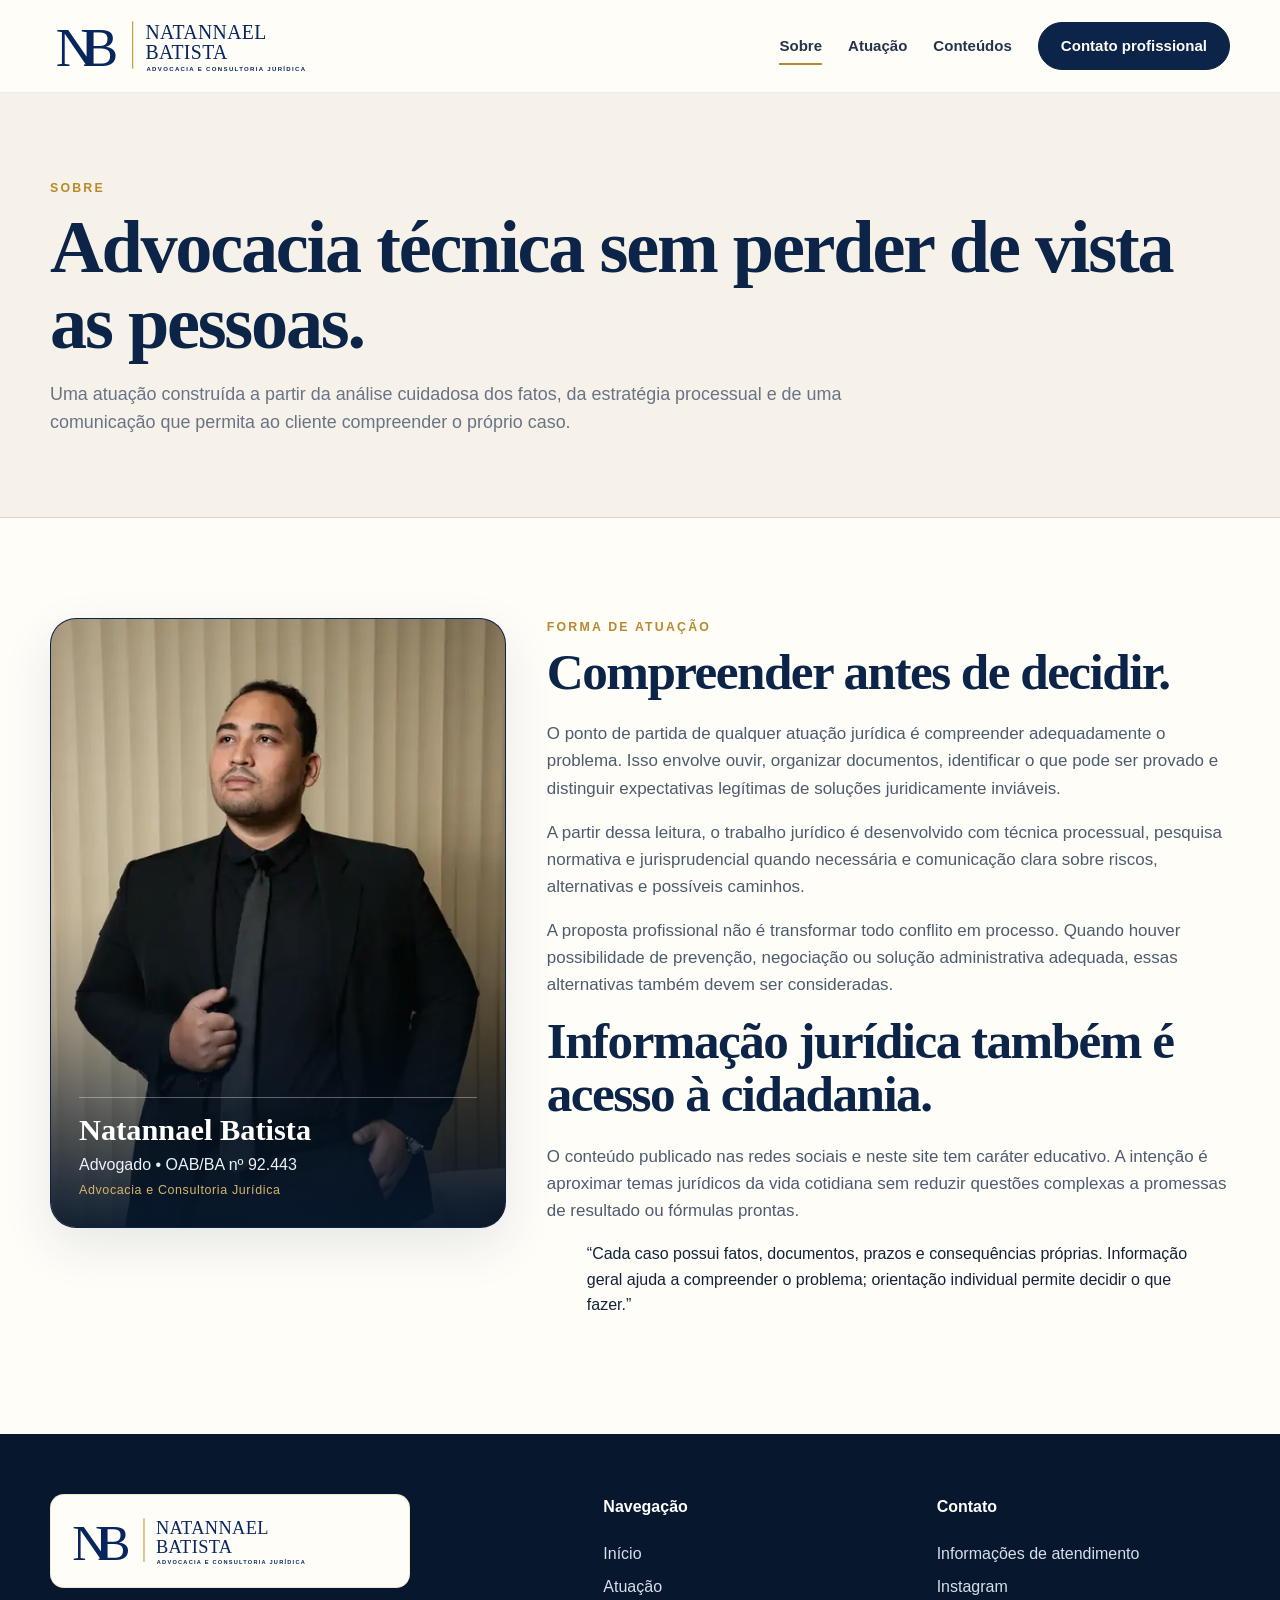
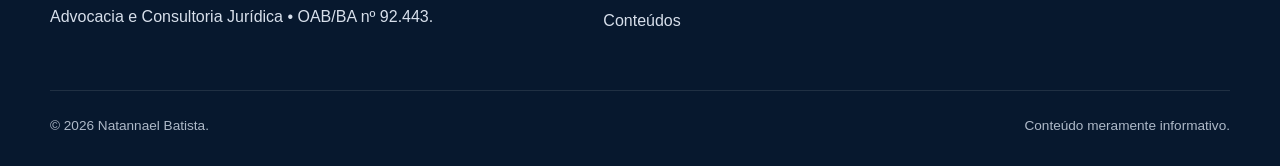
<file: sobre.html>
<!doctype html><html lang="pt-BR"><head><meta charset="utf-8"><meta name="viewport" content="width=device-width,initial-scale=1"><title>Sobre | Natannael Batista</title><meta name="description" content="Conheça a proposta de atuação de Natannael Batista — Advocacia e Consultoria Jurídica."><link rel="icon" href="assets/favicon.svg"><link rel="stylesheet" href="style.css"><link rel="canonical" href="https://www.natannaelbatista.adv.br/sobre.html">
<meta property="og:type" content="website">
<meta property="og:title" content="Sobre | Natannael Batista">
<meta property="og:description" content="Conheça a proposta de atuação de Natannael Batista — Advocacia e Consultoria Jurídica.">
<meta property="og:url" content="https://www.natannaelbatista.adv.br/sobre.html">
<meta name="twitter:card" content="summary">
</head><body>
<header class="site-header"><div class="container navbar"><a class="brand" href="index.html"><img src="assets/logo-nb.svg" alt="Natannael Batista"></a><button class="menu-btn" aria-label="Abrir menu">☰</button><nav class="nav-links"><a aria-current="page" href="sobre.html">Sobre</a><a href="atuacao.html">Atuação</a><a href="conteudos.html">Conteúdos</a><a href="contato.html" class="btn">Contato profissional</a></nav></div></header>
<main><section class="page-hero"><div class="container"><div class="eyebrow">Sobre</div><h1 class="display">Advocacia técnica sem perder de vista as pessoas.</h1><p>Uma atuação construída a partir da análise cuidadosa dos fatos, da estratégia processual e de uma comunicação que permita ao cliente compreender o próprio caso.</p></div></section>
<section class="section"><div class="container about-grid"><figure class="profile-frame about-profile"><img src="assets/natannael-batista-profissional.webp" alt="Retrato profissional de Natannael Batista" width="500" height="750"><figcaption class="photo-note"><strong>Natannael Batista</strong><span>Advogado • OAB/BA nº 92.443</span><small>Advocacia e Consultoria Jurídica</small></figcaption></figure><div class="about-copy"><div class="eyebrow">Forma de atuação</div><h2 class="display">Compreender antes de decidir.</h2><p>O ponto de partida de qualquer atuação jurídica é compreender adequadamente o problema. Isso envolve ouvir, organizar documentos, identificar o que pode ser provado e distinguir expectativas legítimas de soluções juridicamente inviáveis.</p><p>A partir dessa leitura, o trabalho jurídico é desenvolvido com técnica processual, pesquisa normativa e jurisprudencial quando necessária e comunicação clara sobre riscos, alternativas e possíveis caminhos.</p><p>A proposta profissional não é transformar todo conflito em processo. Quando houver possibilidade de prevenção, negociação ou solução administrativa adequada, essas alternativas também devem ser consideradas.</p><h2 class="display">Informação jurídica também é acesso à cidadania.</h2><p>O conteúdo publicado nas redes sociais e neste site tem caráter educativo. A intenção é aproximar temas jurídicos da vida cotidiana sem reduzir questões complexas a promessas de resultado ou fórmulas prontas.</p><blockquote>“Cada caso possui fatos, documentos, prazos e consequências próprias. Informação geral ajuda a compreender o problema; orientação individual permite decidir o que fazer.”</blockquote></div></div></section></main>
<footer class="site-footer"><div class="container"><div class="footer-grid"><div><img class="footer-logo" src="assets/logo-nb.svg" alt="Natannael Batista"><p>Advocacia e Consultoria Jurídica • OAB/BA nº 92.443.</p></div><div><h4>Navegação</h4><a href="index.html">Início</a><a href="atuacao.html">Atuação</a><a href="conteudos.html">Conteúdos</a></div><div><h4>Contato</h4><a href="contato.html">Informações de atendimento</a><a href="https://www.instagram.com/natannael_batista_adv/" target="_blank" rel="noopener">Instagram</a></div></div><div class="footer-bottom"><span>© <span data-year></span> Natannael Batista.</span><span>Conteúdo meramente informativo.</span></div></div></footer><script src="script.js"></script></body></html>
</file>
<file: style.css>
:root {
  --navy: #0b2447;
  --navy-2: #102f57;
  --gold: #b8892d;
  --gold-soft: #d7b46a;
  --cream: #f7f2e9;
  --paper: #fffdf8;
  --ink: #142238;
  --muted: #697386;
  --line: rgba(11, 36, 71, .14);
  --shadow: 0 18px 50px rgba(11, 36, 71, .10);
  --radius: 26px;
}

* { box-sizing: border-box; }
html { scroll-behavior: smooth; }
body {
  margin: 0;
  font-family: Inter, ui-sans-serif, -apple-system, BlinkMacSystemFont, "Segoe UI", sans-serif;
  color: var(--ink);
  background: var(--paper);
  line-height: 1.6;
}
img { max-width: 100%; display: block; }
a { color: inherit; text-decoration: none; }
button, input, textarea { font: inherit; }

.container { width: min(1180px, calc(100% - 40px)); margin: 0 auto; }
.eyebrow {
  text-transform: uppercase;
  letter-spacing: .18em;
  font-size: .77rem;
  font-weight: 800;
  color: var(--gold);
}
.display {
  font-family: Georgia, "Times New Roman", serif;
  letter-spacing: -.03em;
  line-height: 1.03;
}

.site-header {
  position: sticky;
  top: 0;
  z-index: 40;
  backdrop-filter: blur(18px);
  background: rgba(255,253,248,.91);
  border-bottom: 1px solid rgba(11,36,71,.08);
}
.navbar {
  min-height: 92px;
  display: flex;
  align-items: center;
  justify-content: space-between;
  gap: 26px;
}
.brand img { width: 350px; max-width: 46vw; height: auto; }
.nav-links { display: flex; gap: 26px; align-items: center; font-size: .94rem; font-weight: 650; }
.nav-links a { position: relative; color: #25344b; }
.nav-links a.btn { color: #fff; }
.nav-links a.btn:hover { color: #fff; }
.nav-links a:not(.btn)::after {
  content: "";
  position: absolute;
  left: 0; bottom: -7px;
  width: 0; height: 2px;
  background: var(--gold);
  transition: .22s ease;
}
.nav-links a:not(.btn):hover::after, .nav-links a[aria-current="page"]:not(.btn)::after { width: 100%; }
.menu-btn { display: none; background: transparent; border: 0; color: var(--navy); font-size: 1.7rem; }

.btn {
  display: inline-flex;
  align-items: center;
  justify-content: center;
  gap: 10px;
  min-height: 48px;
  padding: 0 22px;
  border-radius: 999px;
  background: var(--navy);
  color: #fff;
  border: 1px solid var(--navy);
  font-weight: 750;
  transition: .2s ease;
}
.btn:hover { transform: translateY(-1px); box-shadow: 0 10px 26px rgba(11,36,71,.16); }
.btn.outline { background: transparent; color: var(--navy); }
.btn.gold { background: var(--gold); border-color: var(--gold); color: #fff; }

.hero {
  position: relative;
  overflow: hidden;
  background:
    radial-gradient(circle at 78% 22%, rgba(184,137,45,.18), transparent 26%),
    linear-gradient(145deg, #fffdf9 0%, #f8f1e5 57%, #f2eadf 100%);
  min-height: 700px;
  display: grid;
  align-items: center;
  border-bottom: 1px solid rgba(11,36,71,.08);
}
.hero::before {
  content: "";
  position: absolute;
  width: 630px; height: 630px;
  border: 1px solid rgba(184,137,45,.22);
  border-radius: 50%;
  right: -220px; top: 72px;
}
.hero::after {
  content: "NB";
  position: absolute;
  font-family: Georgia, "Times New Roman", serif;
  font-size: clamp(13rem, 27vw, 27rem);
  line-height: .8;
  color: rgba(11,36,71,.035);
  right: -3vw;
  bottom: -2vw;
  letter-spacing: -.09em;
  pointer-events: none;
}
.hero-grid {
  position: relative;
  z-index: 2;
  display: grid;
  grid-template-columns: 1.2fr .8fr;
  gap: 70px;
  align-items: center;
  padding: 95px 0 80px;
}
.hero h1 { font-size: clamp(3.2rem, 6vw, 6.6rem); margin: 18px 0 26px; color: var(--navy); max-width: 850px; }
.hero h1 span { color: var(--gold); }
.hero p { font-size: 1.18rem; max-width: 690px; color: #3f4e62; }
.hero-actions { display: flex; flex-wrap: wrap; gap: 12px; margin-top: 34px; }
.hero-aside {
  background: rgba(255,255,255,.65);
  border: 1px solid rgba(11,36,71,.09);
  border-radius: var(--radius);
  padding: 34px;
  box-shadow: var(--shadow);
  backdrop-filter: blur(12px);
}
.hero-aside h2 { font-size: 1.5rem; margin: 0 0 18px; color: var(--navy); }
.hero-aside ul { list-style: none; margin: 0; padding: 0; }
.hero-aside li { padding: 16px 0; border-top: 1px solid var(--line); display: flex; gap: 14px; }
.hero-aside li:first-child { border-top: 0; }
.mini-mark { width: 10px; height: 10px; border-radius: 50%; margin-top: 8px; background: var(--gold); flex: 0 0 auto; }

.section { padding: 100px 0; }
.section.alt { background: var(--cream); }
.section-head { display: grid; grid-template-columns: .8fr 1.2fr; gap: 40px; align-items: end; margin-bottom: 46px; }
.section-head h2 { margin: 8px 0 0; font-size: clamp(2.3rem, 4.6vw, 4.6rem); color: var(--navy); }
.section-head p { margin: 0; color: var(--muted); font-size: 1.05rem; max-width: 700px; justify-self: end; }

.cards { display: grid; grid-template-columns: repeat(3, 1fr); gap: 22px; }
.card {
  background: #fff;
  border: 1px solid rgba(11,36,71,.09);
  border-radius: var(--radius);
  padding: 30px;
  box-shadow: 0 12px 36px rgba(11,36,71,.06);
  transition: .2s ease;
}
.card:hover { transform: translateY(-4px); box-shadow: var(--shadow); }
.card-number { font-family: Georgia, "Times New Roman", serif; color: var(--gold); font-size: 2rem; }
.card h3 { margin: 14px 0 10px; font-family: Georgia, "Times New Roman", serif; font-size: 1.55rem; color: var(--navy); }
.card p { margin: 0; color: var(--muted); }
.card-link { display: inline-block; margin-top: 20px; color: var(--navy); font-weight: 800; }
.card-link::after { content: " →"; color: var(--gold); }

.about-grid { display: grid; grid-template-columns: .78fr 1.22fr; gap: 60px; align-items: start; }
.profile-frame {
  position: sticky;
  top: 125px;
  min-height: 520px;
  aspect-ratio: 4 / 5;
  margin: 0;
  border-radius: var(--radius);
  background: var(--navy);
  color: #fff;
  overflow: hidden;
  box-shadow: var(--shadow);
  border: 1px solid rgba(11,36,71,.10);
}
.profile-frame::after {
  content: "";
  position: absolute;
  inset: 0;
  background: linear-gradient(180deg, transparent 48%, rgba(7,24,46,.18) 66%, rgba(7,24,46,.92) 100%);
  pointer-events: none;
}
.profile-frame img {
  position: absolute;
  inset: 0;
  width: 100%;
  height: 100%;
  object-fit: cover;
  object-position: center 27%;
}
.profile-frame .photo-note {
  position: absolute;
  z-index: 2;
  left: 28px;
  right: 28px;
  bottom: 26px;
  border-top: 1px solid rgba(255,255,255,.34);
  padding-top: 16px;
}
.profile-frame strong { display:block; font-family: Georgia, serif; font-size: 1.9rem; line-height: 1.1; }
.profile-frame span { display:block; color: #eef2f7; margin-top: 5px; }
.profile-frame small { display:block; margin-top: 3px; color: var(--gold-soft); font-size: .78rem; letter-spacing: .05em; }
.home-profile { min-height: 500px; }
.about-profile { min-height: 610px; aspect-ratio: 4 / 5.35; }
.about-copy h2 { margin: 8px 0 22px; font-size: clamp(2.5rem, 4vw, 4.4rem); color: var(--navy); }
.about-copy p { color: #4d5b6e; font-size: 1.06rem; }
.facts { display: grid; grid-template-columns: repeat(2, 1fr); gap: 14px; margin-top: 28px; }
.fact { padding: 20px; background: var(--cream); border-radius: 18px; border: 1px solid rgba(11,36,71,.08); }
.fact strong { display:block; color: var(--navy); }
.fact span { color: var(--muted); font-size: .92rem; }

.content-grid { display: grid; grid-template-columns: repeat(3, 1fr); gap: 22px; }
.article-card { background:#fff; border:1px solid rgba(11,36,71,.09); border-radius:24px; overflow:hidden; }
.article-top { height: 150px; padding: 26px; background: linear-gradient(145deg, var(--navy), var(--navy-2)); position:relative; }
.article-top::after { content:""; position:absolute; width:120px; height:120px; border:1px solid rgba(215,180,106,.45); border-radius:50%; right:-20px; top:-34px; }
.article-top span { color: var(--gold-soft); font-size:.8rem; text-transform:uppercase; letter-spacing:.16em; }
.article-body { padding: 26px; }
.article-body h3 { font-family: Georgia, serif; color:var(--navy); font-size:1.45rem; margin:0 0 12px; }
.article-body p { color:var(--muted); margin:0; }

.cta {
  margin: 30px 0 100px;
  border-radius: 32px;
  padding: 54px;
  background: linear-gradient(135deg, var(--navy), #07182e);
  color:#fff;
  display:grid;
  grid-template-columns: 1.4fr .6fr;
  gap:30px;
  align-items:center;
  position:relative;
  overflow:hidden;
}
.cta::after { content:"NB"; position:absolute; right:-15px; bottom:-65px; font-family:Georgia,serif; font-size:12rem; color:rgba(255,255,255,.045); letter-spacing:-.09em; }
.cta h2 { margin:0; font-size:clamp(2rem,4vw,4rem); font-family:Georgia,serif; line-height:1.05; }
.cta p { color:#d8e0eb; max-width:650px; }
.cta .actions { position:relative; z-index:2; display:flex; justify-content:flex-end; flex-wrap:wrap; gap:12px; }
.cta .btn.outline { border-color:#fff; color:#fff; }

.page-hero { padding: 86px 0 62px; background: var(--cream); border-bottom:1px solid var(--line); }
.page-hero h1 { margin: 10px 0 18px; color:var(--navy); font-size:clamp(3rem,5.8vw,6rem); }
.page-hero p { max-width:800px; color:var(--muted); font-size:1.12rem; }

.prose { max-width:820px; margin:0 auto; }
.prose h2 { font-family:Georgia,serif; color:var(--navy); font-size:2rem; margin-top:46px; }
.prose p, .prose li { color:#4d5b6e; }
.prose blockquote { margin:30px 0; padding:20px 24px; border-left:4px solid var(--gold); background:var(--cream); border-radius:0 16px 16px 0; color:var(--navy); font-family:Georgia,serif; font-size:1.18rem; }

.contact-grid { display:grid; grid-template-columns: .95fr 1.05fr; gap:34px; }
.contact-panel { background:var(--navy); color:#fff; border-radius:var(--radius); padding:38px; }
.contact-panel h2 { font-family:Georgia,serif; font-size:2.4rem; margin:0 0 16px; }
.contact-panel p { color:#dce4ee; }
.contact-list { margin-top:28px; display:grid; gap:14px; }
.contact-item { padding:18px; background:rgba(255,255,255,.07); border:1px solid rgba(255,255,255,.12); border-radius:16px; }
.contact-item strong { display:block; color:var(--gold-soft); }
.contact-card { background:#fff; border:1px solid var(--line); border-radius:var(--radius); padding:38px; box-shadow:var(--shadow); }
.contact-card h3 { margin-top:0; font-family:Georgia,serif; color:var(--navy); font-size:2rem; }
.notice { padding:18px 20px; border-radius:16px; background:var(--cream); color:#4e5e71; font-size:.94rem; }

.site-footer { background:#07182e; color:#d7dfeb; padding:60px 0 30px; }
.footer-grid { display:grid; grid-template-columns:1.4fr .8fr .8fr; gap:40px; }
.footer-logo {
  width: 360px;
  max-width: 100%;
  background: var(--paper);
  padding: 12px 16px;
  border-radius: 14px;
  border: 1px solid rgba(215,180,106,.28);
}
.site-footer h4 { color:#fff; margin-top:0; }
.site-footer a { color:#d7dfeb; display:block; margin:8px 0; }
.footer-bottom { margin-top:44px; padding-top:24px; border-top:1px solid rgba(255,255,255,.1); font-size:.85rem; color:#aeb9c8; display:flex; justify-content:space-between; gap:18px; flex-wrap:wrap; }

@media (max-width: 920px) {
  .nav-links { position:absolute; top:92px; left:0; right:0; background:#fffdf8; border-bottom:1px solid var(--line); padding:22px; flex-direction:column; align-items:flex-start; display:none; }
  .nav-links.open { display:flex; }
  .menu-btn { display:block; }
  .brand img { max-width:68vw; width:320px; }
  .hero-grid, .section-head, .about-grid, .cta, .contact-grid { grid-template-columns:1fr; }
  .hero { min-height:auto; }
  .hero-aside { max-width:680px; }
  .section-head p { justify-self:start; }
  .cards, .content-grid { grid-template-columns:1fr 1fr; }
  .profile-frame { position:relative; top:0; min-height:520px; max-width:520px; width:100%; }
  .about-profile { min-height:620px; }
  .home-profile { min-height:520px; }
  .cta .actions { justify-content:flex-start; }
  .footer-grid { grid-template-columns:1fr 1fr; }
}
@media (max-width: 640px) {
  .container { width:min(100% - 28px, 1180px); }
  .navbar { min-height:78px; }
  .nav-links { top:78px; }
  .hero-grid { padding:74px 0 58px; gap:38px; }
  .hero h1 { font-size:3.3rem; }
  .section { padding:74px 0; }
  .cards, .content-grid, .facts, .footer-grid { grid-template-columns:1fr; }
  .cta { padding:34px 24px; margin-bottom:74px; }
  .brand img { width:270px; }
  .profile-frame { min-height:500px; aspect-ratio: 4 / 5.2; }
  .about-profile { min-height:560px; }
  .profile-frame .photo-note { left:22px; right:22px; bottom:22px; }
}
</file>
